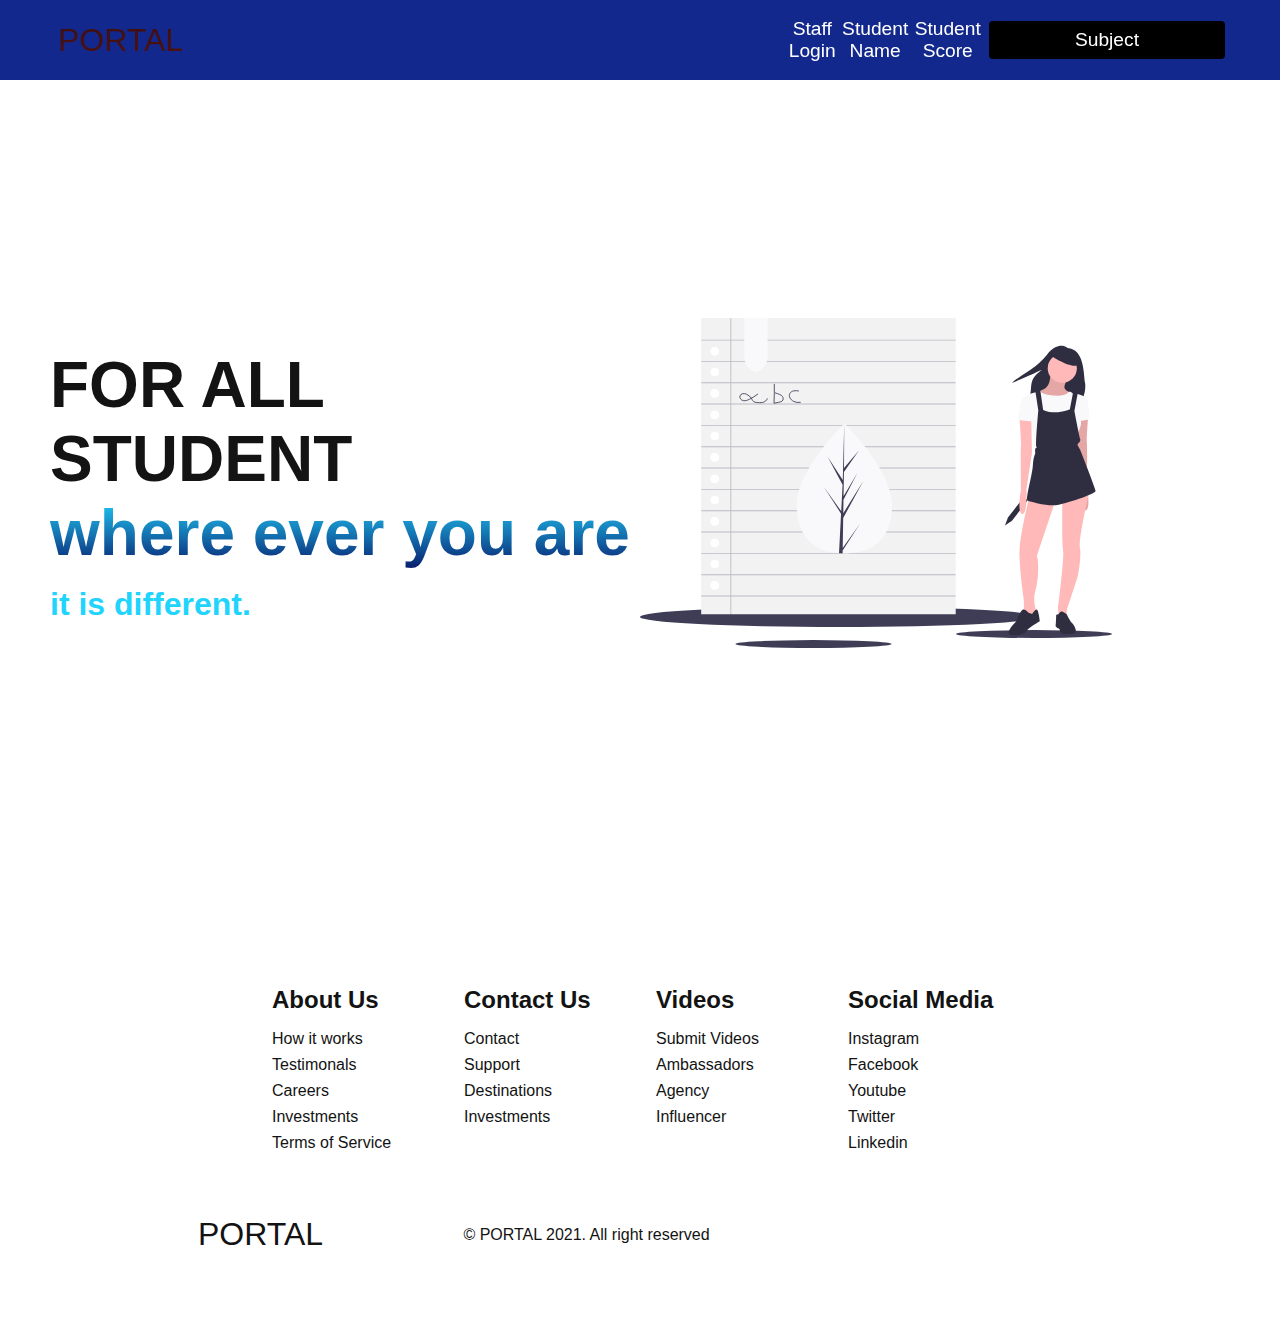
<file: index.html>
<!DOCTYPE html>
<html lang="en">
<head>
    <meta charset="UTF-8">
    <meta http-equiv="X-UA-Compatible" content="IE=edge">
    <meta name="viewport" content="width=device-width, initial-scale=1.0">
    <title>STUDENT PORTAL</title>
    <link rel="stylesheet" href="styles.css">
    <link rel="stylesheet" href="https://pro.fontawesome.com/releases/v5.10.0/css/all.css"
     integrity="sha384-AYmEC3Yw5cVb3ZcuHtOA93w35dYTsvhLPVnYs9eStHfGJvOvKxVfELGroGkvsg+p" crossorigin="anonymous"/>
     <link rel="preconnect" href="https://fonts.gstatic.com">
<link href="https://fonts.googleapis.com/css2?family=Kumbh+Sans:wght@400;700&display=swap" rel="stylesheet">

</head>
<body>
    <!-- Navbar Section -->
    <nav class="navbar">
        <div class="navbar__container">
            <a href="/" id="navbar__logo"><i class="fas fa-gem"></i>PORTAL</a>
            <div class="navbar__toggle" id="mobile-menu"> 
                <span class="bar"></span> <span class="bar"></span>
                <span class="bar"></span>
            </div>
            <ul class="navbar__menu"> 
                <li class="navbar__item">
                    <a href="class.html" 
                    class="navbar__links">Staff Login</a>
                </li>
                <li class="navbar__item">
                    <a href="student.html"
                     class="navbar__links">Student Name</a>
                </li>
                <li class="navbar__item">
                    <a href="score.html"
                     class="navbar__links">Student  Score</a>
                </li>
                <li class="navbar__btn"><a 
                    href="subject.html" class="button">Subject</a></li>
                    
                      </div>
            </ul>
        </div>   
    </nav>

    <!-- Hero Section -->
    <div class="main">
        <div class="main__container">
                <div class="main__content">
                <h1>FOR ALL STUDENT</h1>
                <h2>where ever you are</h2>
                <P>it is different.</P>
            </div>
            <div class="main__img--container">
                <img src="picture/undraw_learning_2q1h (1).svg" alt="pic" id="main__img">
            </div>
        </div>
    </div>
  </div>
 </div>
 <!-- Footer Section -->
 <div class="footer__container">
   <div class="footer__links">
       <div class="footer__links--wrapper">
           <div class="footer__links--items">
               <h2>About Us</h2>
               <a href="/sign__up">How it works</a>
               <a href="/">Testimonals</a>
               <a href="/">Careers</a>
               <a href="/">Investments</a>
               <a href="/">Terms of Service</a>
           </div>
           <div class="footer__links--items">
            <h2>Contact Us</h2>
            <a href="/">Contact</a>
            <a href="/">Support</a>
            <a href="/">Destinations</a>
            <a href="/">Investments</a>
           </div>
           </div>
           <div class="footer__links--wrapper">
            <div class="footer__links--items">
                <h2>Videos</h2>
                <a href="/">Submit Videos</a>
                <a href="/">Ambassadors</a>
                <a href="/">Agency</a>
                <a href="/">Influencer</a>
            </div>
            <div class="footer__links--items">
             <h2>Social Media</h2>
             <a href="/">Instagram</a>
             <a href="/">Facebook</a>
             <a href="/">Youtube</a>
             <a href="/">Twitter</a>
             <a href="/">Linkedin</a>
            </div>
        </div>
       </div>
       <div class="social__media">
           <div class="social__media--wrap">
               <div class="footer__logo">
                   <a href="/" id="footer__logo"><i class="fas fa-gem"></i>PORTAL</a>
               </div>
               <P class="website__rights">© PORTAL 2021. All right reserved</P>
               <div class="social__icons">
                   <a href="/" class="social__icon--links" target="_blank">
                <i class="fab fa-instagram"></i>
                </a>
                <a href="/" class="social__icon--links" target="_blank">
                    <i class="fab fa-facebook"></i>
                    </a>
                    <a href="/" class="social__icon--links" target="_blank">
                        <i class="fab fa-youtube"></i>
                        </a>
                        <a href="/" class="social__icon--links" target="_blank">
                            <i class="fab fa-twitter"></i>
                        </a>
                        <a href="/" class="social__icon--links" target="_blank">
                            <i class="fab fa-linkedin"></i>
                            </a>
               </div>
           </div>
       </div>
   </div>
 </div>
    <script src="app.js"></script>
</body>
</html>
</file>
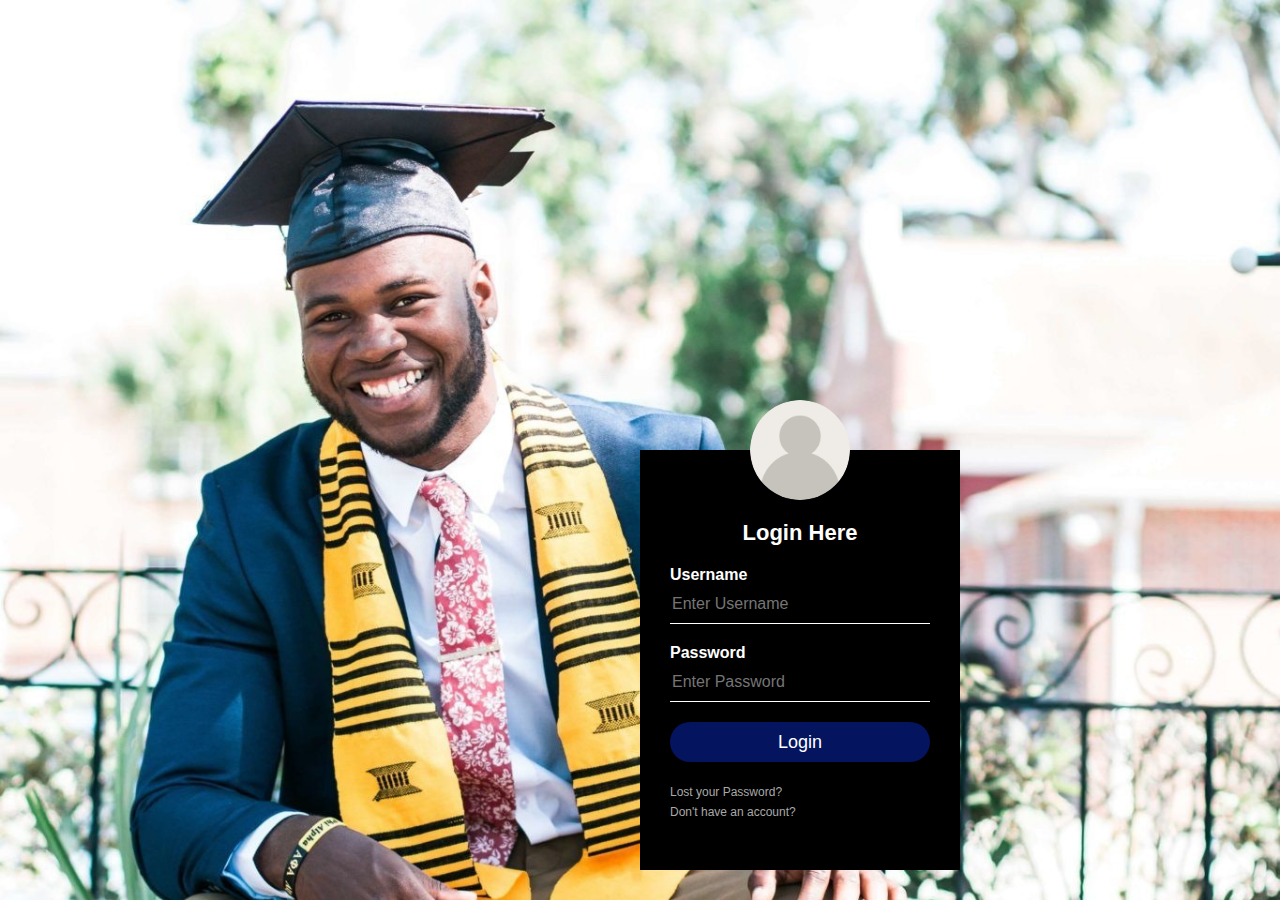
<file: class.html>
<html>
<head>
<title>Login Form Design</title>
    <link rel="stylesheet" type="text/css" href="student.css">
<body>
    <div class="loginbox">
        <img src="picture/user (1).png" class="user">
           <h1>Login Here</h1>
          <form>
              <p>Username</p>
              <input type="text" name="" placeholder="Enter Username">
              <p>Password</p>
              <input type="Password" name="" placeholder="Enter Password">
              <input type="submit" name="" value="Login">
              <a href="#">Lost your Password?</a><br>
              <a href="#">Don't have  an account?</a>
          </form> 

    </div> 

</body>    
</head>
</html>
</file>
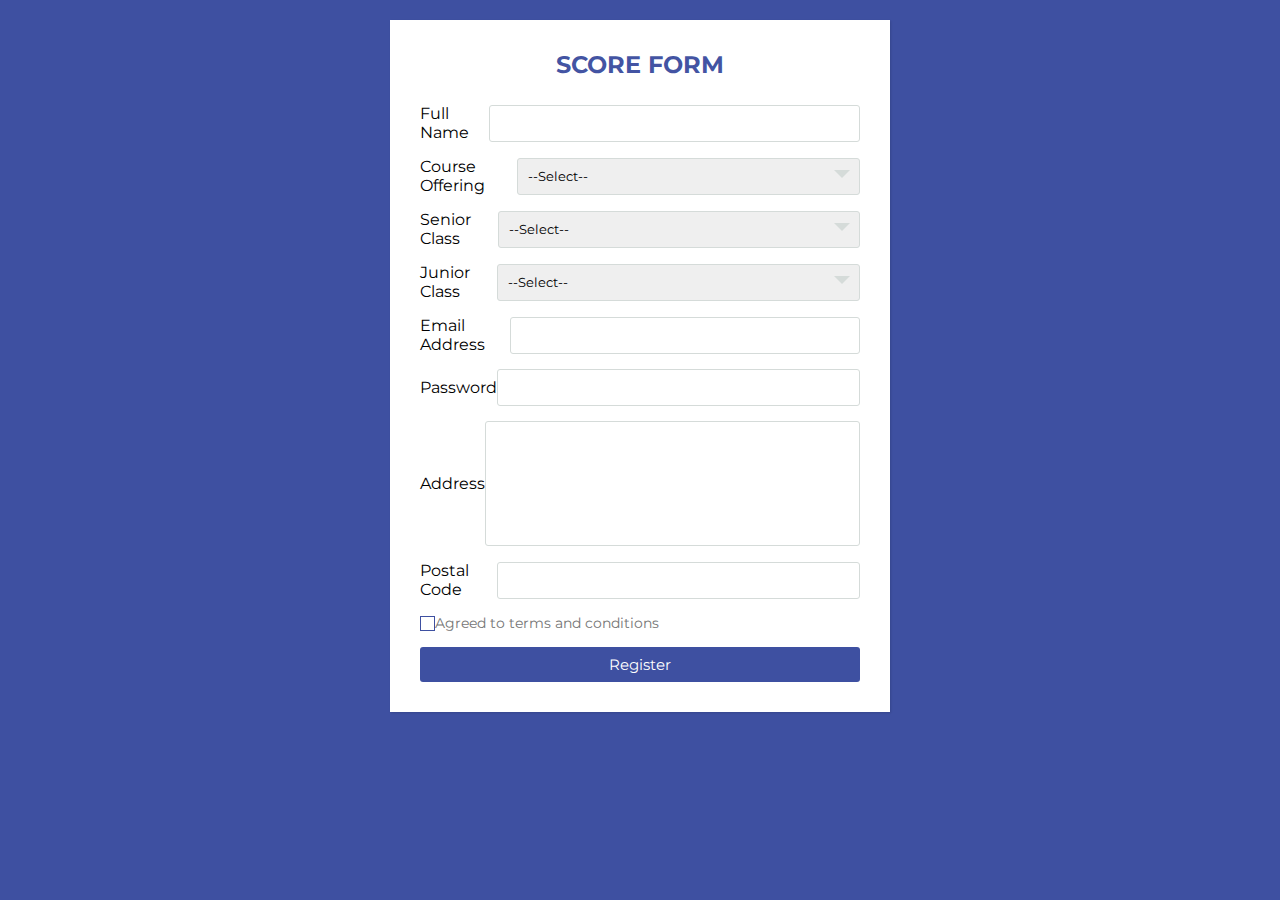
<file: score.html>
<!DOCTYPE html>
<html lang="en">
<head>
    <meta charset="UTF-8">
    <meta name="viewport" content="width=device-width, inital-scale=1.0">
    <title>Score Form</title>
    <link rel="stylesheet" href="score.css">
</head>
<body>
    
<div class="wrapper">
    <div class="title">
        Score Form
    </div>
    <div class="form">
        <div class="input_field">
            <label>Full Name</label>
            <input type="text" class="input">
        </div>
        <div class="input_field">
            <label>Course Offering</label>
            <div class="custom_select">
               <select>
                   <option value="">--Select--</option>
                   <option value="science">Science</option>
                   <option value="art">Art</option>  
               </select> 
            </div>
        </div>
        <div class="input_field">
            <label>Senior Class</label>
            <div class="custom_select">
                <select>
                    <option value="">--Select--</option>
                    <option value="ss1">Ss1</option>
                    <option value="ss2">Ss2</option>
                    <option value="ss3">Ss3</option>
                </select>
            </div>
        </div>
        <div class="input_field">
            <label>Junior Class</label>
            <div class="custom_select">
                <select>
                    <option value="">--Select--</option>
                    <option value="js1">Js1</option>
                    <option value="js2">Js2</option>
                    <option value="js3">Js3</option>    
                </select>
            </div>
        </div>
        <div class="input_field">
            <label>Email Address</label>
            <input type="text" class="input">
        </div>
        <div class="input_field">
            <label>Password</label>
            <input type="Password"class="input">
        </div>
        <div class="input_field">
            <label>Address</label>
            <textarea class="textarea"></textarea>   
        </div>
        <div class="input_field">
            <label>Postal Code</label>
            <input type="text" class="input">
        </div>
        <div class="input_field terms">
            <label class="check">
                <input type="checkbox">
                <span class="checkmark"></span>
            </label>
            <p>Agreed to terms and conditions</p>
        </div>
        <div class="input_field">
            <input type="submit" value="Register" class="btn">
        </div>
    </div>
</div>

</body>
</html>
</file>
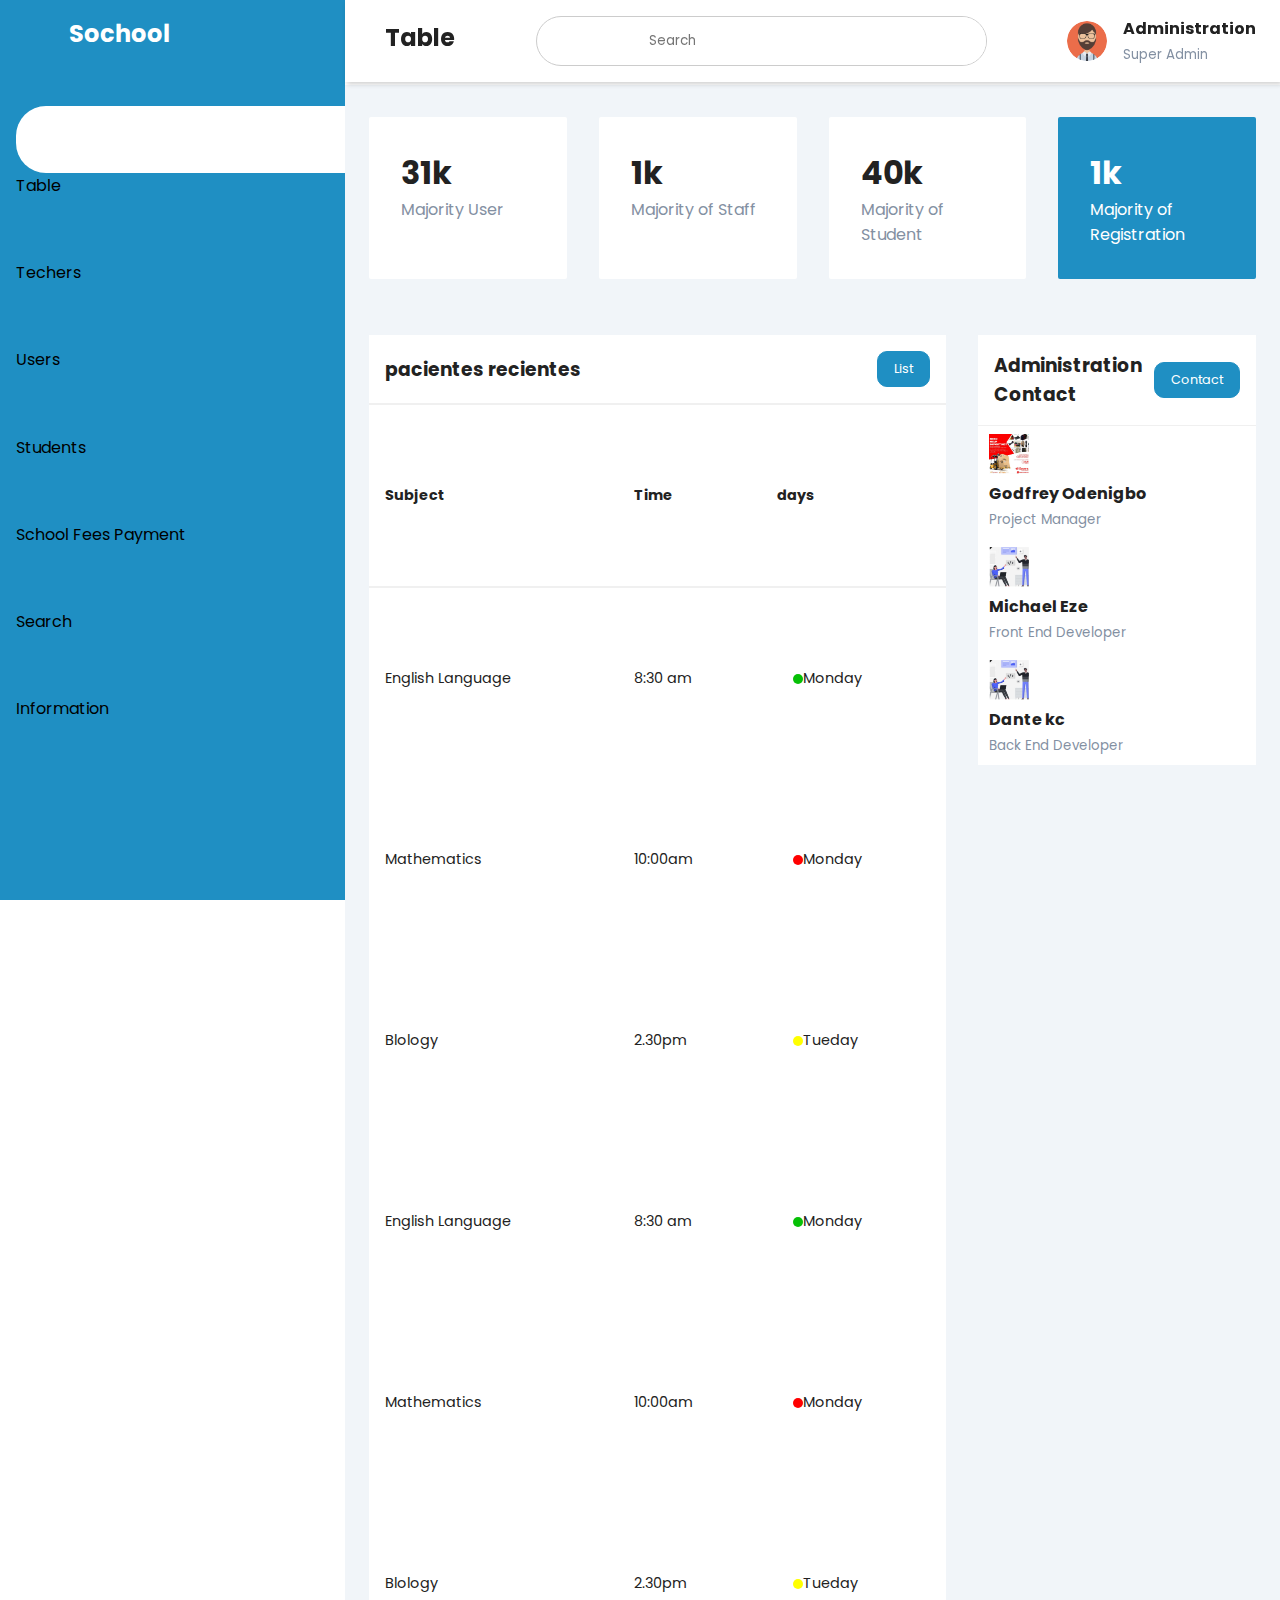
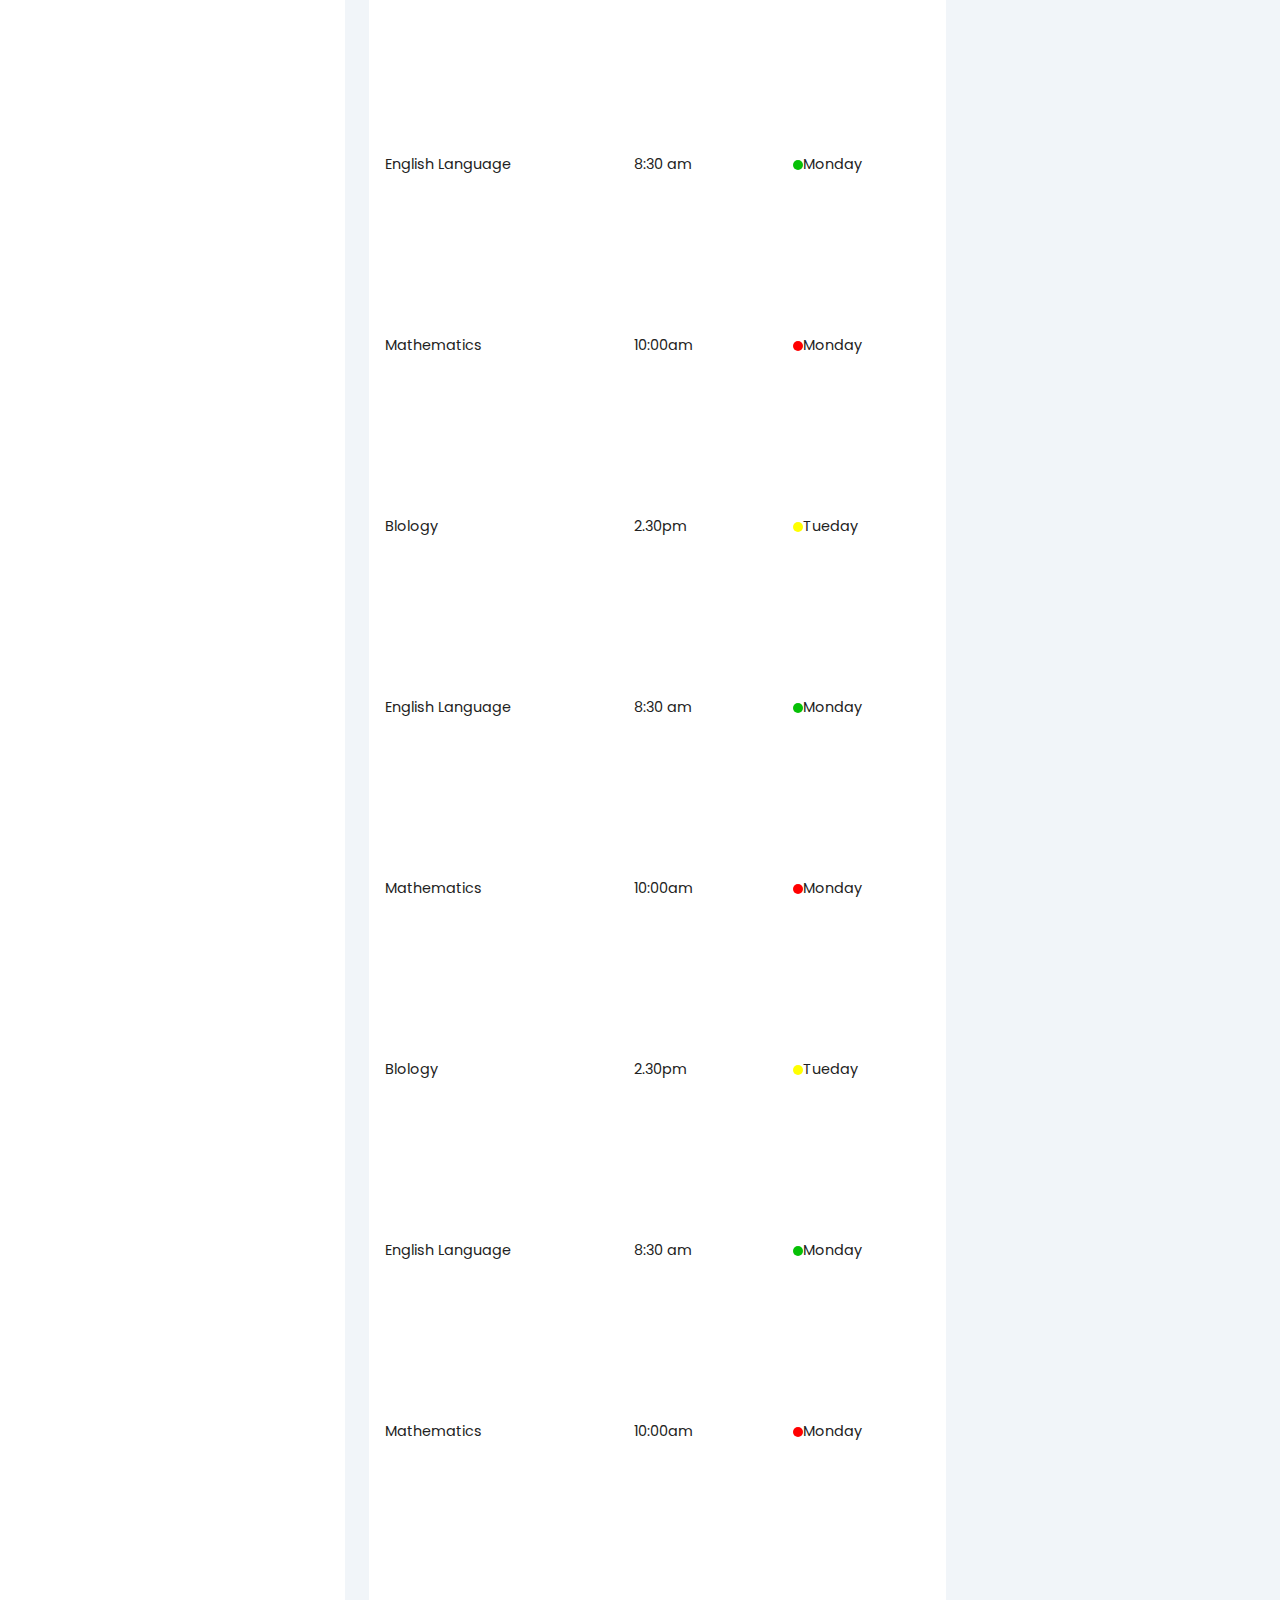
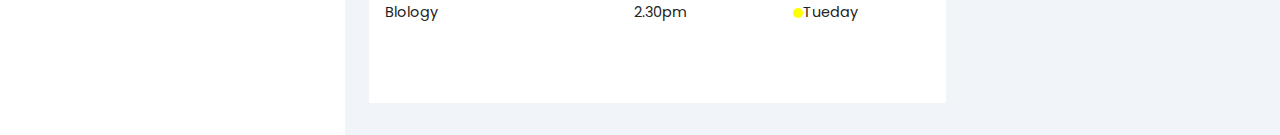
<file: subject.html>
<!DOCTYPE html>
<html lang="en">

<head>
    <meta charset="UTF-8">
    <meta http-equiv="X-UA-Compatible" content="IE=edge">
    <meta name="viewport" content="width=device-width, initial-scale=1.0">
    <title>Admin</title>
    <link rel="stylesheet" href="https://maxst.icons8.com/vue-static/landings/line-awesome/line-awesome/1.3.0/css/line-awesome.min.css">
    <link rel="stylesheet" href="css/subject.css">

</head>

<body>
    
    <input type="checkbox" id="nav-toggle">
    <div class="sidebar">
        <div class="sidebar-brand">
        <h2><span class="las la-school"></span> <span>Sochool</span></h2>
        </div>
    <!--section del dashboard-->
    <div class="sidebar-menu">
        <ul>
           <li>
               <a href="" class="active"> <span class="las la-home"></span></a>
               <span>Table</span></a>
           </li>
           <li>
              <a href=""> <span class="las la-book"></span></a>
              <span>Techers</span></a>
           </li> 
           <li>
            <a href=""> <span class="las la-user"></span></a>
            <span>Users</span></a>
         </li>
         <li>
            <a href=""> <span class="las la-book"></span></a>
            <span>Students</span></a>
         </li>
         <li>
            <a href=""> <span class="las la-school"></span></a>
            <span>School Fees Payment</span></a>
         </li>
         <li>
            <a href=""> <span class="las la-search"></span></a>
            <span>Search</span></a>
         </li>
         <li>
            <a href=""> <span class="las la-book"></span></a>
            <span>Information</span></a>
         </li>
        </ul>
    </div>
</div>

<div class="main-content">
    <header>
        <h2>
            <label for="nav-toggle">
                <span class="las la-bars"></span>
            </label> Table
        </h2>

        <div class="search-wrapper">
            <span class="las la-search"></span>
            <input type="search" placeholder="Search" />
        </div>

        <div class="user-wrapper">
            <img src="picture/man.png" width="40px" height="40px" alt="">
            <div>
                <h4>Administration</h4>
                <small>Super Admin</small>
            </div>
        </div>
    </header>

    <main>
        <div class="cards">

            <div class="card-single">
                <div>
                    <h1>31k</h1>
                    <span>Majority User</span>
                </div>
                <div>
                    <span class="las la-users"></span>
                </div>
            </div>

            <div class="card-single">
                <div>
                    <h1>1k</h1>
                    <span>Majority of Staff</span>
                </div>
                <div>
                    <span class="las la-school"></span>
                </div>
            </div> 
              
            <div class="card-single">
                <div>
                    <h1>40k</h1>
                    <span>Majority of Student</span>
                </div>
                <div>
                    <span class="las la-pen"></span>
                </div>
            </div>
            
            <div class="card-single">
                <div>
                    <h1>1k</h1>
                    <span>Majority of Registration</span>
                </div>
                <div>
                    <span class="la la-wpforms"></span>
                </div>
            </div>     
        </div>

        <!--Table-->

        <div class="recent-grid">
            <div class="projects">
                <div class="card">
                    <div class="card-header">
                        <h3>pacientes recientes</h3>

                        <button>List<span class="las la-arrow-right">
                       </span></button>
                    </div>

                    <div class="card-body">
                        <div class="table-responsive">
                            <table width="100%">
                                <thead>
                                    <tr>
                                        <td>Subject</td>
                                        <td>Time</td>
                                        <td>days</td>
                                    </tr>
                                </thead>
                                <tbody>
                                    <tr>
                                        <td>English Language</td>
                                        <td>8:30 am</td>
                                        <td>
                                            <span class="status green"></span> Monday
                                        </td>
                                    </tr>
                                    <tr>
                                        <td>Mathematics</td>
                                        <td>10:00am</td>
                                        <td>
                                            <span class="status red"></span> Monday
                                        </td>
                                    </tr>
                                    <tr>
                                        <td>Blology</td>
                                        <td>2.30pm </td>
                                        <td>
                                            <span class="status yellow"></span> Tueday
                                        </td>
                                    </tr>
                                    <tr>
                                        <td>English Language</td>
                                        <td>8:30 am</td>
                                        <td>
                                            <span class="status green"></span> Monday
                                        </td>
                                    </tr>
                                    <tr>
                                        <td>Mathematics</td>
                                        <td>10:00am</td>
                                        <td>
                                            <span class="status red"></span> Monday
                                        </td>
                                    </tr>
                                    <tr>
                                        <td>Blology</td>
                                        <td>2.30pm </td>
                                        <td>
                                            <span class="status yellow"></span> Tueday
                                        </td>
                                    </tr>
                                    <tr>
                                        <td>English Language</td>
                                        <td>8:30 am</td>
                                        <td>
                                            <span class="status green"></span> Monday
                                        </td>
                                    </tr>
                                    <tr>
                                        <td>Mathematics</td>
                                        <td>10:00am</td>
                                        <td>
                                            <span class="status red"></span> Monday
                                        </td>
                                    </tr>
                                    <tr>
                                        <td>Blology</td>
                                        <td>2.30pm </td>
                                        <td>
                                            <span class="status yellow"></span> Tueday
                                        </td>
                                    </tr>
                                    <tr>
                                        <td>English Language</td>
                                        <td>8:30 am</td>
                                        <td>
                                            <span class="status green"></span> Monday
                                        </td>
                                    </tr>
                                    <tr>
                                        <td>Mathematics</td>
                                        <td>10:00am</td>
                                        <td>
                                            <span class="status red"></span> Monday
                                        </td>
                                    </tr>
                                    <tr>
                                        <td>Blology</td>
                                        <td>2.30pm </td>
                                        <td>
                                            <span class="status yellow"></span> Tueday
                                        </td>
                                    </tr>
                                    <tr>
                                        <td>English Language</td>
                                        <td>8:30 am</td>
                                        <td>
                                            <span class="status green"></span> Monday
                                        </td>
                                    </tr>
                                    <tr>
                                        <td>Mathematics</td>
                                        <td>10:00am</td>
                                        <td>
                                            <span class="status red"></span> Monday
                                        </td>
                                    </tr>
                                    <tr>
                                        <td>Blology</td>
                                        <td>2.30pm </td>
                                        <td>
                                            <span class="status yellow"></span> Tueday
                                        </td>
                                    </tr>
                                    <tr>
                                </tbody>
                            </table>
                        </div>
                    </div>

                </div>
            </div>

            <div class="customers">
                <div class="card">
                    <div class="card-header">
                        <h3>Administration Contact</h3>
                        <button>Contact <span class="las la-arrow-right">      
                        </span></button>
                    </div>

                    <div class="card-body">
                        
                        <div class="customer">
                            <div class="info">
                                <img src="avatars/pictures.PNG" width="40px" height="40px"alt="">
                                <div>
                                    <h4>Godfrey Odenigbo</h4>
                                    <small>Project Manager</small>
                                </div>
                            </div>
                            <div class="contact">
                                <span class="las la-user-circle"></span>
                                <span class="lab la-whatsapp"></span>
                                <span class="las la-phone"></span>
                            </div>
                        </div>

                        <div class="customer">
                            <div class="info">
                                <img src="avatars/Capture.PNG" width="40px" height="40px"alt="">
                                <div>
                                    <h4>Michael Eze</h4>
                                    <small>Front End Developer</small>
                                </div>
                            </div>
                            <div class="contact">
                                <span class="las la-user-circle"></span>
                                <span class="lab la-whatsapp"></span>
                                <span class="las la-phone"></span>
                            </div>
                        </div>

                        <div class="customer">
                            <div class="info">
                                <img src="avatars/Capture.PNG" width="40px" height="40px"alt="">
                                <div>
                                    <h4>Dante kc</h4>
                                    <small>Back End Developer</small>
                                </div>
                            </div>
                            <div class="contact">
                                <span class="las la-user-circle"></span>
                                <span class="lab la-whatsapp"></span>
                                <span class="las la-phone"></span>
                            </div>
                        </div>
                    </div>
                </div>
            </div>
        </div>
    </main>
</div>
</body>

</html>
</file>
<file: styles.css>
* {
    box-sizing: border-box;
    margin: 0;
    padding: 0;
    font-family: 'kumbh sans', sans-serif;
}

.navbar {
    background: #051c85c5;
    height: 80px;
    display: flex;
    justify-content: center;
    align-items: center;
    font-size: 1.2rem;
    position: sticky;
    top: 0;
    z-index: 999;
}

.navbar__container {
    display: flex;
    justify-content: space-between;
    height: 80px;
    z-index: 1;
    width: 100%;
    max-width: 1300px;
    margin: 0 auto;
    padding: 0 50px;
}

#navbar__logo {
    background-color: #310233;
    background-image: linear-gradient(to top, #571414 0%, #350c0c 100%);
    background-size: 100%;
    -webkit-background-clip: text;
    -moz-background-clip: text;
    -webkit-text-fill-color: transparent;
    -moz-text-fill-color: transparent;
    display: flex;
    align-items: center;
    cursor: pointer;
    text-decoration: none;
    font-size: 2rem;
}

.fa-gem {
    margin-right: 0.5rem;
}

.navbar__menu {
    display: flex;
    align-items: center;
    list-style: none;
    text-align: center;
}

.navbar__item {
    height: 80px;
}

.navbar__links {
    color: #fff;
    display: flex;
    align-items: center;
    justify-content: center;
    text-decoration: none;
    padding: 0.2rem;
    height: 100%;
}

.navbar__btn {
    display: flex;
    justify-content: center;
    align-items: center;
    padding: 0.3rem;
    width: 100%;
}

.button {
    display: flex;
    justify-content: center;
    align-items: center;
    text-decoration: none;
    padding: 10px 20px;
    height: 100%;
    width: 100%;
    border: none;
    outline: none;
    border-radius: 4px;
    background: #310233;
    color: #fff;
}

.button:hover {
    background: #247e2b;
    transition: all 0.3s ease;
}

.navbar__links:hover {
    color: #247e2b;
    transition: all 0.3s ease;
}
* {box-sizing: border-box}

/* Add padding to containers */
.container {
  padding: 16px;
}

/* Full-width input fields */
input[type=text], input[type=password] {
  width: 100%;
  padding: 15px;
  margin: 5px 0 22px 0;
  display: inline-block;
  border: none;
  background: #f1f1f1;
}

input[type=text]:focus, input[type=password]:focus {
  background-color: #ddd;
  outline: none;
}

/* Overwrite default styles of hr */
hr {
  border: 1px solid #f1f1f1;
  margin-bottom: 25px;
}

/* Set a style for the submit/register button */
.registerbtn {
  background-color: #4CAF50;
  color: white;
  padding: 16px 20px;
  margin: 8px 0;
  border: none;
  cursor: pointer;
  width: 100%;
  opacity: 0.9;
}

.registerbtn:hover {
  opacity:1;
}

/* Add a blue text color to links */
a {
  color: dodgerblue;
}

/* Set a grey background color and center the text of the "sign in" section */
.signin {
  background-color: #f1f1f1;
  text-align: center;
}

@media screen and (max-width: 960px) {
    .navbar__container {
        display: flex;
        justify-content: space-between;
        height: 80px;
        z-index: 1;
        width: 100%;
        max-width: 1300px;
        padding: 0;
    }

    .navbar__menu {
        display: grid;
        grid-template-columns: auto;
        margin: 0;
        width: 100%;
        position: absolute;
        top: -1000px;
        opacity: 0;
        transition: all 0.5s ease;
        height: 50vh;
        z-index: -1;
        background: #051c85c5;
    }

    .navbar__menu.active {
        background: #051c85c5;
        top: 100%;
        opacity: 1;
        transition: all 0.5s ease;
        z-index: 99;
        height: 50vh;
        font-size: 1.6rem;
    }

    #navbar__logo {
        padding-left: 25px;
    }

    .navbar__toggle .bar {
        width: 25px;
        height: 3px;
        margin: 5px auto;
        transition: all 0.3s ease-in-out;
        background: #fff;
    }

    .navbar__item {
        width: 100%;
    }

    .navbar__links {
        text-align: center;
        padding: 2rem;
        width: 100%;
        display: table;
    }

    #mobile-menu {
        position: absolute;
        top: 20%;
        right: 5%;
        transform: translate(5%, 20%);
    }

    .navbar__btn {
        padding-bottom: 2rem;
    }

    .button {
        display: flex;
        justify-content: center;
        align-items: center;
        width: 80%;
        height: 80px;
        margin: 0;
    }

    .navbar__toggle .bar {
        display: block;
        cursor: pointer;
    }

    #moble-menu.is-active .bar:nth-child(2) {
        opacity: 0;
    }

    #moble-menu.is-active .bar:nth-child(1) {
        transform: translateY(8px) rotate(45deg);
    }
    
    #moble-menu.is-active .bar:nth-child(3) {
        transform: translateY(-8px) rotate(-45deg);
    }
}


/* Hero Section CSS */
.main {
    background-color: #fff;
}

.main__container {
    display: grid;
    grid-template-columns: 1fr 1fr;
    align-items: center;
    justify-self: center;
    margin: 0 auto;
    height: 90vh;
    background-color: #fff;
    z-index: 1;
    width: 100%;
    max-width: 1300px;
    padding: 0 50px;
}

.main__content h1 {
    font-size: 4rem;
    background-color: #131313;
    background-image: linear-gradient(to top, #141414 0%, #131313 
    100%);
    background-size: 100%;
    -webkit-background-clip: text;
    -moz-background-clip: text;
    -webkit-text-fill-color: transparent;
    -moz-text-fill-color:transparent;
}

.main__content h2 {
    font-size: 4rem;
    background-color: #131313;
    background-image: linear-gradient(to top, #051c85c5 0%, #21d4fd 
    100%);
    background-size: 100%;
    -webkit-background-clip: text;
    -moz-background-clip: text;
    -webkit-text-fill-color: transparent;
    -moz-text-fill-color:transparent;
}

.main__content p {
    margin-top: 1rem;
    font-size: 2rem;
    font-weight: 700;
    color: #21d4fd;
}

#main__img {
    height: 80%;
    width: 80%;
}

/* Mobile Responsive */
@media screen and (max-width: 768px) {
    .main__container {
        display: grid;
        grid-template-columns: auto;
        align-items: center;
        justify-self: center;
        width: 100%;
        margin: 0 auto;
        height: 90vh;
    }

    .main__content {
        text-align: center;
        margin-bottom: 4rem;
    }

    .main__content h1 {
        font-size: 2.5rem;
        margin-top: 2rem;
    } 

    .main__content h2 {
        font-size: 3rem;
    }

    .main__content p {
        margin-top: 1rem;
        font-size: 1.5rem;
    }
}

@media screen and (max-width: 480px) {
    
    .main__content h1 {
        font-size: 2rem;
        margin-top: 3rem;
    } 

    .main__content h2 {
        font-size: 2rem;
    }

    .main__content p {
        margin-top: 2rem;
        font-size: 1.5rem;
    }

    .main__btn {
        padding: 12px 36px;
        margin: 2.5rem 0;
    }
}

/* Three columns side by side */
.column {
    float: left;
    width: 33.3%;
    margin-bottom: 16px;
    padding: 0 8px;
  }
  
  /* Display the columns below each other instead of side by side on small screens */
  @media screen and (max-width: 650px) {
    .column {
      width: 100%;
      display: block;
    }
  }
  
  /* Add some shadows to create a card effect */
  .card {
    box-shadow: 0 4px 8px 0 rgba(0, 0, 0, 0.2);
  }
  
  /* Some left and right padding inside the container */
  .container {
    padding: 0 16px;
  }
  
  /* Clear floats */
  .container::after, .row::after {
    content: "";
    clear: both;
    display: table;
  }
  
  .title {
    color: grey;
  }
  
  .button {
    border: none;
    outline: 0;
    display: inline-block;
    padding: 8px;
    color: white;
    background-color: #000;
    text-align: center;
    cursor: pointer;
    width: 100%;
  }
  
  .button:hover {
    background-color: #555;
  }

  /* Footer CSS */
  .footer__container {
      background-color: #fff;
      padding: 5rem 0;
      display: flex;
      flex-direction: column;
      justify-content: center;
      align-items: center;
  }

  #footer__logo {
      color: #131313;
      display: flex;
      align-items: center;
      cursor: pointer;
      text-decoration: none;
      font-size: 2rem;
  }

  .footer__links {
      width: 100%;
      max-width: 1000px;
      display: flex;
      justify-content: center;
  }

  .footer__links--wrapper {
      display: flex;
  }

  .footer__links--items {
      display: flex;
      flex-direction: column;
      align-items: flex-start;
      margin: 16px;
      text-align: left;
      width: 160px;
      box-sizing: border-box;
  }

  .footer__links--items h2 {
      margin-bottom: 16px;
  }

  .footer__links--items > h2 {
      color: #131313;
  }

  .footer__links--items a {
      color: #131313;
      text-decoration: none;
      margin-bottom: 0.5rem;
  }

  .footer__links--items a:hover {
      color: #141414;
      transition: 0.3s ease-out;
  }

  /* Social Icons */
  .social__icon--link {
      color: #131313;
      font-size: 24px;
  }

  .social__media {
      max-width: 1000px;
      width: 100%;
  }

  .social__media--wrap {
      display: flex;
      justify-content: space-between;
      align-items: center;
      width: 90%;
      max-width: 1000px;
      margin: 40px auto 0 auto;
  }

  .social__icons {
      display: flex;
      justify-content: space-between;
      align-items: center;
      width: 240px;
  }

  .social__logo {
      color: #131313;
      justify-self: flex-start;
      margin-left: 20px;
      cursor: pointer;
      text-decoration: none;
      font-size: 2rem;
      display: flex;
      align-items: center;
      margin-bottom: 16px;
  }

  .website__rights {
      color: #131313;
  }

  @media screen and (max-width: 820px) {
      .footer__links {
          padding-top: 2rem;
      }

      #footer__logo {
          margin-bottom: 2rem;
      }

      .website__rights {
          margin-bottom: 2rem;
      }

      .footer__links--wrapper {
          flex-direction: column;
      }

      .social__media--wrap {
          flex-direction: column;
      }
  }

  @media screen and (max-width: 480px) {
      .footer__links--items {
          margin: 0;
          padding: 10px;
          width: 100%;
      }
  }
  
  @import url('https://fonts.googleapis.com/css2?family=Montserrat:ital,wght@1,700&display=swap');

  *{
      margin: 0;
      padding: 0;
      box-sizing: border-box;
      font-family: 'Montserrat', sans-serif;
  }

  body{
      background:#051c85c5;
      padding: 0;
  }

  .wrapper{
      max-width: 500px;
      width: 100%;
      background: #fff;
      margin: 20px auto;
      padding: 30px;
      box-shadow: 1px 1px 2px rgba(0,0,0,0.125);
  }

  .wrapper .title{
      font-size: 24px;
      font-weight: 700;
      margin: 25px;
      color: #051c85c5;
      text-transform: uppercase;
      text-align: center;
  }

  .wrapper .form{
      width: 100%;
  }

  .wrapper .form .input_field{
      margin-bottom: 15px;
      display: flex;
      align-items: center;
  }

  .wrapper .form .input_field label{
      width: 200px;
      color: #757575;
      margin-right: 10px;
      font-size: 14px;
  }

  .wrapper .form .input_field .input,
  .wrapper .form .input_field .textarea{
      width: 100%;
      outline: none;
      border: 1px solid #d5dbd9;
      font-size: 15px;
      padding: 8px 10px;
      border-radius: 3px;
      transition: all 0.3s ease;
  }

  .wrapper .form .input_field .textarea{
      resize: none;
      height: 125px;
  }

  .wrapper .form .input_field .custom_select{
      position: relative;
      width: 100%;
      height: 37px;
  }

  .wrapper .form .input_field .custom_select select{
      -webkit-appearance: none;
      appearance: none;
      border: 1px solid #d5dbd9;
      width: 100%;
      height: 100%;
      padding: 8px 10px;
      border-radius: 3px;
      outline: none;
  }
   .wrapper .form .input_field .input:focus,
   .wrapper .form .input_field .textarea:focus,
  .wrapper .form .input_field select:focus{
      border: 1px solid #051c85c5;
  }

  .wrapper .form .input_field p{
      font-size: 14px;
      color: #757575;
  }

  .wrapper .form .input_field .check{
      width: 15px;
      height: 15px;
      position: relative;
      display: block;
      cursor: pointer;
  }

  .wrapper .form .input_field .check input[type="checkbox"]{
      position: absolute;
      top: 0;
      left: 0;
      opacity: 0;
  }

  .wrapper .form .input_field .check .checkmark{
      width: 15px;
      height: 15px;
      border: 1px solid #051c85c5;
      display: block;
      position: relative;
      background: #051c85c5;
  }

  .wrapper .form .input_field .check .checkmark:before{
      content: "";
      position: absolute;
      top: 1px;
      left: 2px;
      width: 5px;
      height: 2px;
      border: 2px solid;
      border-color: transparent transparent #fff #fff;
      transform: rotate(-45deg);
      display: none;
  } 

  .wrapper .form .input_field .check input[type="checkbox"]:checked ~ .checkmark{
      background: #051c85c5;
  }

  .wrapper .form .input_field .check input[type="checkbox"]:checked ~ 
  .checkmark:before{
    display: block;
  }

  .wrapper .form .input_field .btn{
      width: 100%;
      padding: 8px 10px;
      font-size: 15px;
      border: 0;
      background: #051c85c5;
      color: #fff;
      cursor: pointer;
      border-radius: 3px;
      outline: none;
  }

  .wrapper .form .input_field:last-child{
      margin-bottom: 0;
  }

  .wrapper .form .input_field .btn:hover{
      background: none;
  }

  @media (max-width: 420px){
    .wrapper .form .input_field{
      flex-direction: column;
      align-items: flex-start;
    } 
    .wrapper .form .input_field label{
        margin-bottom: 5px;
    }  
    .wrapper .form .input_field.terms{
        flex-direction: row;
    }
  }
</file>
<file: student.css>
body{
    margin: 0;
    background: url(picture/pexels-nappy-935948.jpg);
    background-size: cover;
    background-position: center;
    font-family: sans-serif;
}

.loginbox{
    width: 320px;
    height: 420px;
    background: #000;
    color: #fff;
    top: 50%;
    left: 50%;
    position: absolute;
    transform: translate(-50%-50%);
    box-sizing: border-box;
    padding: 70px 30px;
}

.user{
    width: 100px;
    height: 100px;
    border-radius: 50%;
    position: absolute;
    top: -50px;
    left: calc(50% - 50px);
}

h1{
    margin: 0;
    padding: 0 0 20px;
    text-align: center;
    font-size: 22px;
}

.loginbox p{
    margin: 0;
    padding: 0;
    font-weight: bold;
}

.loginbox input{
    width: 100%;
    margin-bottom: 20px;
}

.loginbox input[type="text"], input[type="Password"]
{
    border: none;
    border-bottom: 1px solid #fff;
    background: transparent;
    outline: none;
    height: 40px;
    color: #fff;
    font-size: 16px;
}
.loginbox input[type="submit"]
{
    border: none;
    outline: none;
    height: 40px;
    background: #051c85b5;
    color: #fff;
    font-size: 18px;
    border-radius: 20px;
}

.loginbox input[type="submit"]:hover
{
    cursor: pointer;
    background: #ffc107;
    color: #000;
}
.loginbox a{
    text-decoration: none;
    font-size: 12px;
    line-height: 20px;
    color: darkgrey;
}

.loginbox a:hover
{
    color: #ffc107;
}
</file>
<file: score.css>
@import url('https://fonts.googleapis.com/css2?family=Montserrat:wght@700&display=swap');

*{
    margin: 0;
    padding: 0;
    box-sizing: border-box; 
    font-family: 'Montserrat', sans-serif;
}

body{
    background: #051c85c5;
    padding: 0 10px;
}

.wrapper{
    max-width: 500px;
    width: 100%;
    background: #fff;
    margin: 20px auto;
    padding: 30px;
    box-shadow: 1px 1px 2px rgba(0,0,0,0.125);
}

.wrapper .title{
    font-size: 24px;
    font-weight: 700;
    margin-bottom: 25px;
    color: #051c85c5;
    text-transform:uppercase;
    text-align: center;
}

.wrapper .form{
  width: 100%;  
}

.wrapper .form .input_field{
    margin-bottom: 15px;
    display: flex;
    align-items: center;
}

wrapper .form .input_field label{
   width: 200px;
   color: #757575;
   margin-right: 10px;
   font-size: 14px;  
}

.wrapper .form .input_field .input,
.wrapper .form .input_field .textarea{
   width: 100%;
   outline: none;
   border: 1px solid #d5dbd9;
   font-size: 15px;
   padding: 8px 10px;
   border-radius: 3px;
   transition: all 0.3s ease;
}

.wrapper .form .input_field .textarea{
   resize: none; 
   height: 125px;
}

.wrapper .form .input_field .custom_select{
    position: relative;
    width: 100%;
    height: 37px;
}

.wrapper .form .input_field .custom_select select{
    -webkit-appearance: none;   
    appearance: none;
    border: 1px solid #d5dbd9;
    width: 100%;
    height: 100%;
    padding: 8px 10px;
    border-radius: 3px;
    outline: none;
}

.wrapper .form .input_field .custom_select:before{
    content: "";
    position: absolute;
    top: 12px;
    right: 10px;
    border: 8px solid;
    border-color: #d5dbd9 transparent transparent transparent;
    pointer-events: none;
}

.wrapper .form .input_field .input:focus,
.wrapper .form .input_field .textarea:focus,
.wrapper .form .input_field .select:focus{
    border: 1px solid #051c85c5;
}

.wrapper .form .input_field p{
    font-size: 14px;
    color: #757575;
}

.wrapper .form .input_field .check{
    width: 15px;
    height: 15px;
    position: relative;
    display: block;
    cursor: pointer;
}

.wrapper .form .input_field .check input[type="checkbox"]{
    position: absolute;
    top: 0;
    left: 0;
    opacity: 0;
}

.wrapper .form .input_field .check .checkmark{
    width: 15px;
    height: 15px;
    border: 1px solid #051c85c5;
    display: block;
    position: relative;
    
}

.wrapper .form .input_field .check .checkmark:before{
    content: "";
    position: absolute;
    top: 1px;
    left: 2px;
    width: 5px;
    height: 2px;
    border: 2px solid;
    border-color: transparent transparent #fff #fff;
    transform: rotate(-45deg);
    display: none;
}

.wrapper .form .input_field .check input[type="checkbox"]:checked ~ .checkmark{
    background: #051c85c5;
}

.wrapper .form .input_field .check input[type="checkbox"]:checked ~ .checkmark:before{
    display: block;
}

.wrapper .form .input_field .btn{
    width: 100%;
    padding: 8px 10px;
    font-size: 15px;
    border: 0;
    background: #051c85c5;
    color: #fff;
    cursor: pointer;
    border-radius: 3px;
    outline: none;
}

.wrapper .form .input_field:last-child{
    margin-bottom: 0;
}

.wrapper .form .input_field .btn:hover{
    background: #051c85b5;
}

@media (max-width: 420px){
    .wrapper .form .input_field{
        flex-direction: column;
        align-items: flex-start;
    }
    .wrapper .form .input_field label{
        margin-bottom: 5px;
    }
    .wrapper .form .input_field.iterms{
        flex-direction: row;
    }
}
</file>
<file: css/subject.css>
@import url('https://fonts.googleapis.com/css2?family=Poppins:wght@300;400;500;600&display=swap');
:root {
    --main-color:#1f8fc3;
    --color-dark:#1D2231;
    --text-grey:#8390A2;
}

* {
    padding: 0;
    margin: 0;
    box-sizing: border-box;
    list-style-type: none;
    text-decoration: none;
    font-family: 'Poppins', sans-serif;
}

.sidebar {
    width: 345px;
    position: fixed;
    left: 0;
    top: 0;
    height: 100%;
    background: var(--main-color);
    z-index: 100;
    transition: width 300ms;
}

.sidebar-brand {
    height: 90px;
    padding: 1rem 0rem 1rem 2rem;
    color: #fff;
}

.sidebar-brand span {
    display: inline-block;
    padding-left: 1rem;
}

.sidebar-menu {
    margin-top: 1rem;
}

.sidebar-menu li {
    width: 100%;
    margin-bottom: 1.7rem;
    padding-left: 1rem;
}

.sidebar-menu a {
    padding-left: 1rem;
    display: block;
    color: #fff;
    font-size: 1.1rem;
}

.sidebar-menu a.active {
    background: #fff;
    padding-top: 1rem;
    padding-bottom: 1rem;
    color: var(--main-color);
    border-radius: 30px 0px 0px 30px;
}

.sidebar-menu a span:first-child {
    font-size: 1.5rem;
    padding-right: 1rem;
}

#nav-toggle:checked+.sidebar {
    width: 70px;
}

#nav-toggle:checked+.sidebar .sidebar-brand,
#nav-toggle:checked+.sidebar li {
    padding-left: 1rem;
    text-align: center;
}

#nav-toggle:checked+.sidebar li a {
    padding-left: 0rem;
}

#nav-toggle:checked+.sidebar .sidebar-brand h2 span:last-child,
#nav_toggle:checked+.sidebar li a span:last-child {
    display: none;
}

#nav-toggle:checked~.main-content {
    margin-left: 70px;
}

#nav-toggle:checked~.main-content header {
    width: calc(100% - 70px);
    left: 70px;
}

.main-content {
    transition: margin-left 300ms;
    margin-left: 345px;
}

header {
    background: #fff;
    display: flex;
    justify-content: space-between;
    padding: 1rem 1.5rem;
    box-shadow: 2px 2px 5px rgba(0, 0, 0, 0.2);
    position: fixed;
    left: 345px;
    width: calc(100% - 345px);
    top: 0;
    z-index: 100;
    transition: left 300ms;
}

#nav-toggle {
    display: none;
}

header h2 {
    color: #222;
}

header label span {
    font-size: 1.7rem;
    padding-right: 1rem;
}

.search-wrapper {
    border: 1px solid #ccc;
    border-radius: 30px;
    height: 50px;
    display: flex;
    align-items: center;
    overflow-x: hidden;
    color: #222;
}

.search-wrapper span {
    display: inline-block;
    padding: 0rem 1rem;
    font-size: 1.5rem;
}

.search-wrapper input {
    height: 100%;
    padding: 5rem;
    border: none;
    outline: none;
}

.user-wrapper {
    display: flex;
    align-items: center;
    color: #222;
}

.user-wrapper img {
    border-radius: 50%;
    margin-right: 1rem;
}

.user-wrapper small {
    display: inline-block;
    color: var(--text-grey);
}

main {
    margin-top: 85px;
    padding: 2rem 1.5rem;
    background: #f1f5f9;
    min-height: calc(100vh - 90px);
}

.cards {
    display: grid;
    grid-template-columns: repeat(4, 1fr);
    grid-gap: 2rem;
    margin-bottom: 1rem;
}

.card-single {
    display: flex;
    justify-content: space-between;
    background: #fff;
    padding: 2rem;
    border-radius: 2px;
    color: #222;
}

.card-single div:last-child span {
    font-size: 3rem;
    color: var(--main-color);
}

.card-single div:first-child span {
    color: var(--text-grey);
}

.card-single:last-child {
    background: var(--main-color);
}

.card-single:last-child h1,
.card-single:last-child div:first-child span,
.card-single:last-child div:last-child span {
    color: #fff;
}

.recent-grid {
    margin-top: 3.5rem;
    display: grid;
    grid-gap: 2rem;
    grid-template-columns: 65% auto;
}

.card {
    background: #fff;
}

.card-header {
    padding: 1rem;
}

.card-header {
    display: flex;
    justify-content: space-between;
    align-items: center;
    border-bottom: 1px solid #f0f0f0;
    color: #222;
}

.card-header button {
    background: var(--main-color);
    border-radius: 10px;
    color: #fff;
    font-size: .8rem;
    padding: .5rem 1rem;
    border: 1px solid var(--main-color);
}

table {
    border-collapse: collapse;
}

thead tr {
    border-top: 1px solid #f0f0f0;
    border-bottom: 2px solid #f0f0f0;
}

thead td {
    font-weight: 700;
}

td {
    padding: 5rem 1rem;
    font-size: .9rem;
    color: #222;
}

td .status {
    display: inline-block;
    height: 10px;
    width: 10px;
    border-radius: 50%;
    margin-left: 1rem;
}

tr td:last-child {
    display: flex;
    align-items: center;
}

.status.green {
    background: rgb(6, 192, 6);
}

.status.yellow {
    background: yellow;
}

.status.red {
    background: red;
}

.table-reponsive {
    width: 100%;
    overflow-x: auto;
}

.customer {
    display: flex;
    justify-content: space-between;
    align-items: center;
    padding: .5rem .7rem;
    color: #222;
}

info {
    display: flex;
    align-items: center;
}

info img {
    font-size: 50%;
    margin-right: 1rem;
}

info h4 {
    font-size: .8rem;
    font-weight: 700;
    color: #222;
}

.info small {
    font-size: 600;
    color: var(--text-grey);
}

.contact span {
    font-size: 1.2rem;
    display: inline-block;
    margin-left: .5rem;
    color: var(--main-color);
}

@media only screen and (max-width: 1200px) {
    .sidebar {
        width: 70px;
    }
    .sidebar .sidebar-brand,
    .sidebar li {
        padding-left: 1rem;
        text-align: center;
    }
    .sidebar li a {
        padding-left: 0rem;
    }
    .sidebar .sidebar-brand h2 span:last-child,
    .sidebar li a span:last-child {
        display: none;
    }
    .main-content {
        margin-left: 70px;
    }
    .main-content header {
        width: calc(100% - 70px);
        left: 70px;
    }
}

@media only screen and (max-width: 768px) {
    .card {
        grid-template-columns: repeat(2, 1fr);
    }
    .recent-grid {
        grid-template-columns: 100%;
    }
    .search-wrapper {
        display: none;
    }
    .sidebar {
        left: -100% !important;
    }
    header h2 {
        display: flex;
        align-items: center;
    }
    header h2 label {
        display: inline-block;
        text-align: center;
        background: var(--main-color);
        padding-right: 0rem;
        margin-right: 1rem;
        height: 40px;
        width: 40px;
        border-radius: 50%;
        color: #fff;
        display: flex;
        align-items: center;
        justify-content: center !important;
    }
    header h2 span {
        text-align: center;
        padding-right: 0rem;
    }
    header h2 {
        font-size: 1.1rem;
    }
    .main-content {
        width: 100%;
        margin-left: 0rem;
    }
    header {
        width: 100% !important;
        left: 0 !important;
    }
    #nav-toggle:checked+.sidebar {
        left: 0 !important;
        z-index: 100;
        width: 345px;
    }
    #nav-toggle:checked+.sidebar:hover {
        width: 345px;
        z-index: 200px;
    }
    #nav-toggle:checked+.sidebar .sidebar-brand,
    #nav-toggle:checked+.sidebar:hover li {
        padding-left: 2rem;
        text-align: left;
    }
    #nav-toggle:checked+.sidebar li a {
        padding-left: 1rem;
    }
    #mav-toggle:checked+.sidebar .sidebar-brand h2 span:last-child,
    #nav-toggle:checked+.sidebar li a span:last-child {
        display: inline;
    }
}

@media only screen and (max-width: 560px) {
    .card {
        grid-template-columns: 100%;
    }
}
</file>
